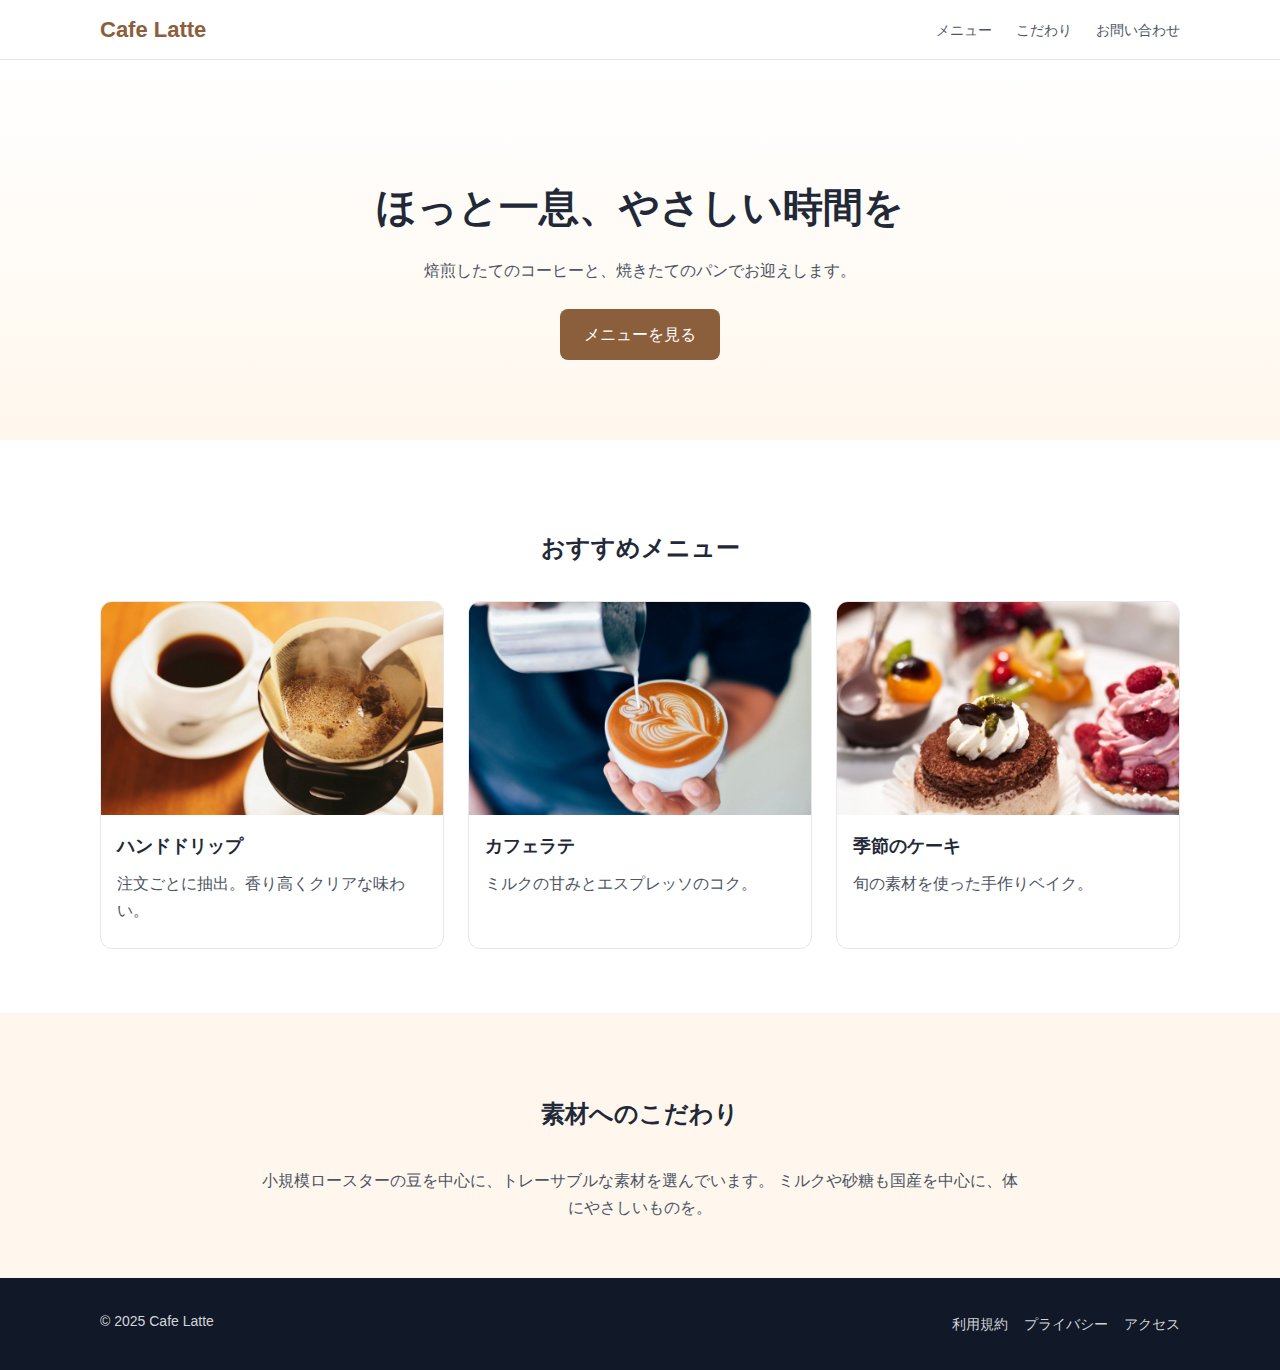
<file: 01_basic/index.html>
<!DOCTYPE html>
<html lang="ja">
  <head>
    <meta charset="UTF-8" />
    <meta name="viewport" content="width=device-width, initial-scale=1.0" />
    <link rel="stylesheet" href="css/normalize.css" />
    <link rel="stylesheet" href="css/styles.css" />
    <title>Cafe Latte</title>
  </head>

  <body>
    <header class="site-header">
      <div class="container">
        <h1 class="site-logo">Cafe Latte</h1>
        <nav class="header-nav">
          <ul class="nav-list">
            <li><a href="#menu">メニュー</a></li>
            <li><a href="#about">こだわり</a></li>
            <li><a href="#contact">お問い合わせ</a></li>
          </ul>
        </nav>
      </div>
    </header>
    <section class="main-visual">
      <div class="container">
        <h2 class="main-title">ほっと一息、やさしい時間を</h2>
        <p class="main-text">
          焙煎したてのコーヒーと、焼きたてのパンでお迎えします。
        </p>
        <a href="#menu" class="btn-primary">メニューを見る</a>
      </div>
    </section>
    <section id="menu" class="menu-section">
      <div class="container">
        <h3 class="section-title">おすすめメニュー</h3>
        <div class="menu-list">
          <article class="menu-card">
            <img
              src="images/coffee.jpg"
              alt="ハンドドリップ"
              class="menu-img"
            />
            <h4 class="menu-name">ハンドドリップ</h4>
            <p class="menu-desc">注文ごとに抽出。香り高くクリアな味わい。</p>
          </article>

          <article class="menu-card">
            <img
              src="images/cafe-latte.jpg"
              alt="カフェラテ"
              class="menu-img"
            />
            <h4 class="menu-name">カフェラテ</h4>
            <p class="menu-desc">ミルクの甘みとエスプレッソのコク。</p>
          </article>

          <article class="menu-card">
            <img src="images/cake.jpg" alt="季節のケーキ" class="menu-img" />
            <h4 class="menu-name">季節のケーキ</h4>
            <p class="menu-desc">旬の素材を使った手作りベイク。</p>
          </article>
        </div>
      </div>
    </section>
    <section id="about" class="about-section">
      <div class="container">
        <h3 class="section-title">素材へのこだわり</h3>
        <p class="about-text">
          小規模ロースターの豆を中心に、トレーサブルな素材を選んでいます。
          ミルクや砂糖も国産を中心に、体にやさしいものを。
        </p>
      </div>
    </section>
    <footer id="contact" class="site-footer">
      <div class="container footer-inner">
        <p class="footer-copy">© 2025 Cafe Latte</p>
        <nav class="footer-nav">
          <ul class="footer-list">
            <li><a href="#">利用規約</a></li>
            <li><a href="#">プライバシー</a></li>
            <li><a href="#">アクセス</a></li>
          </ul>
        </nav>
      </div>
    </footer>
  </body>
</html>
</file>
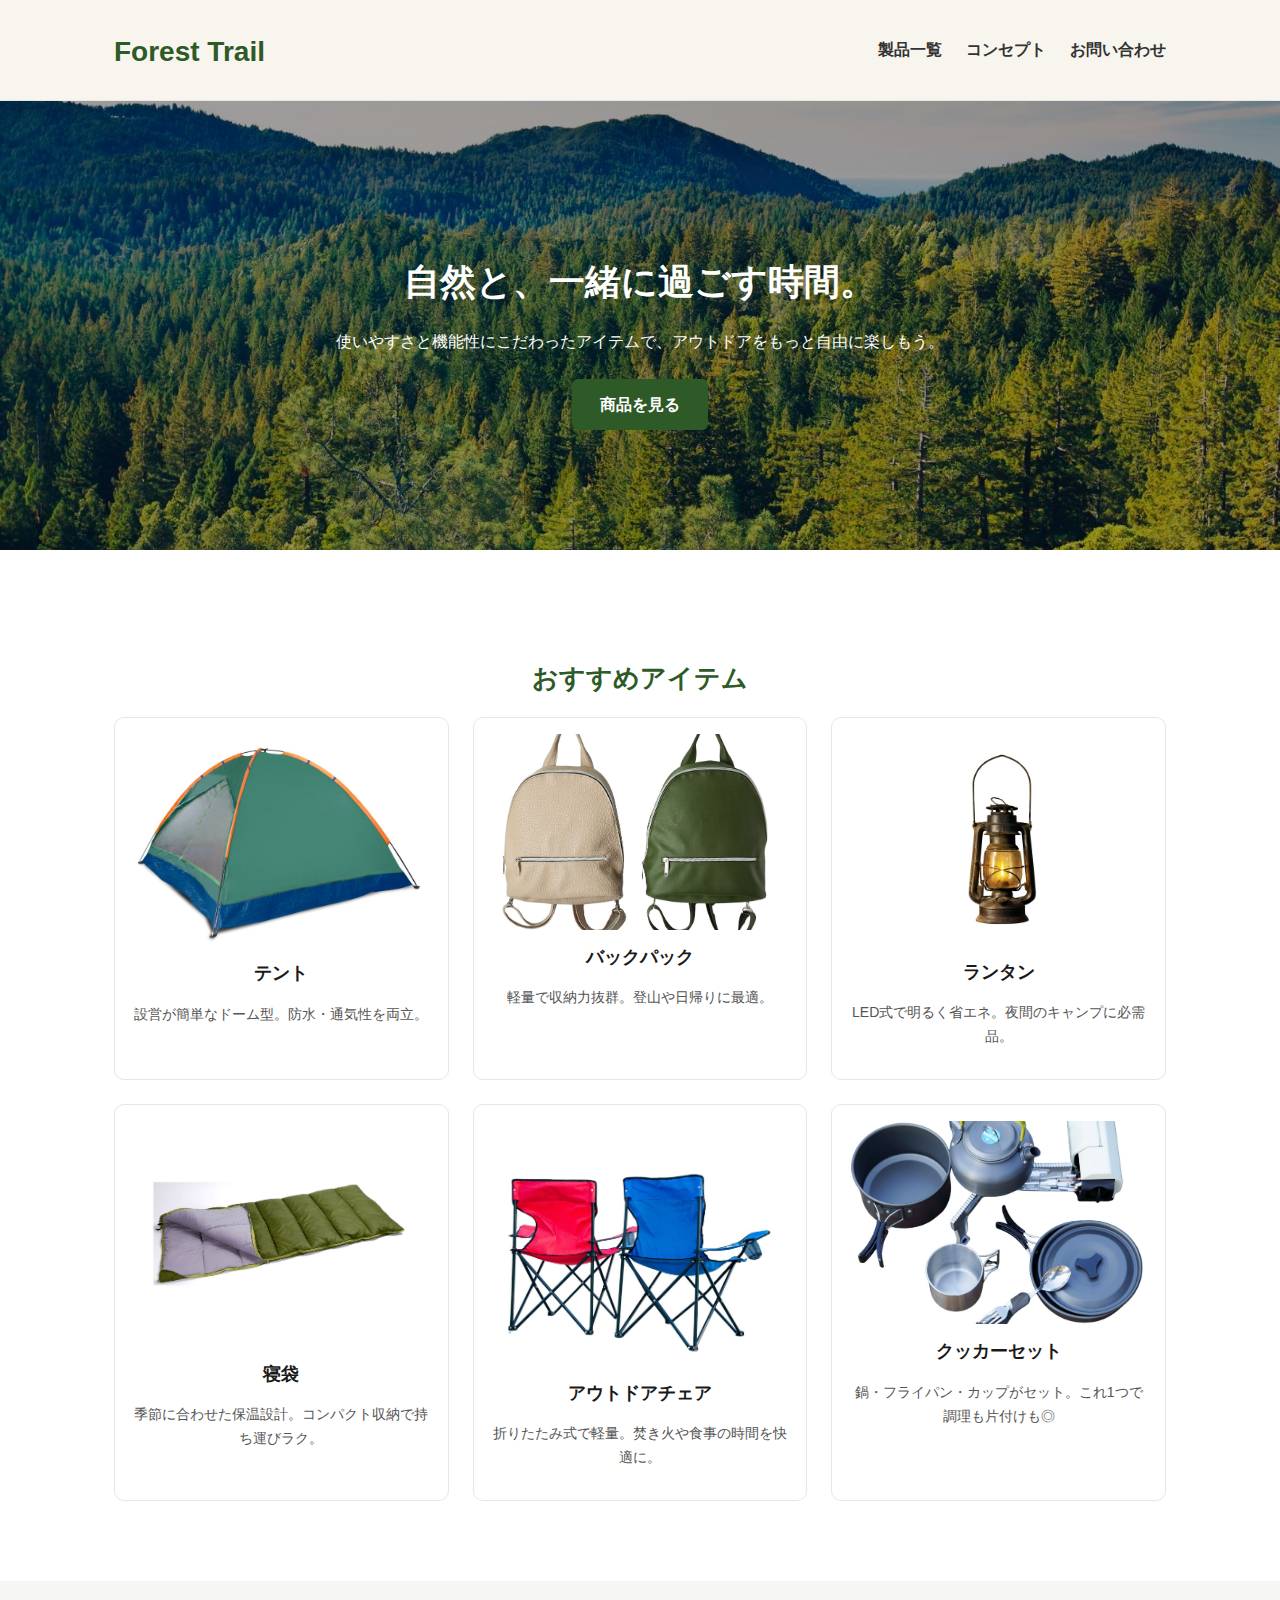
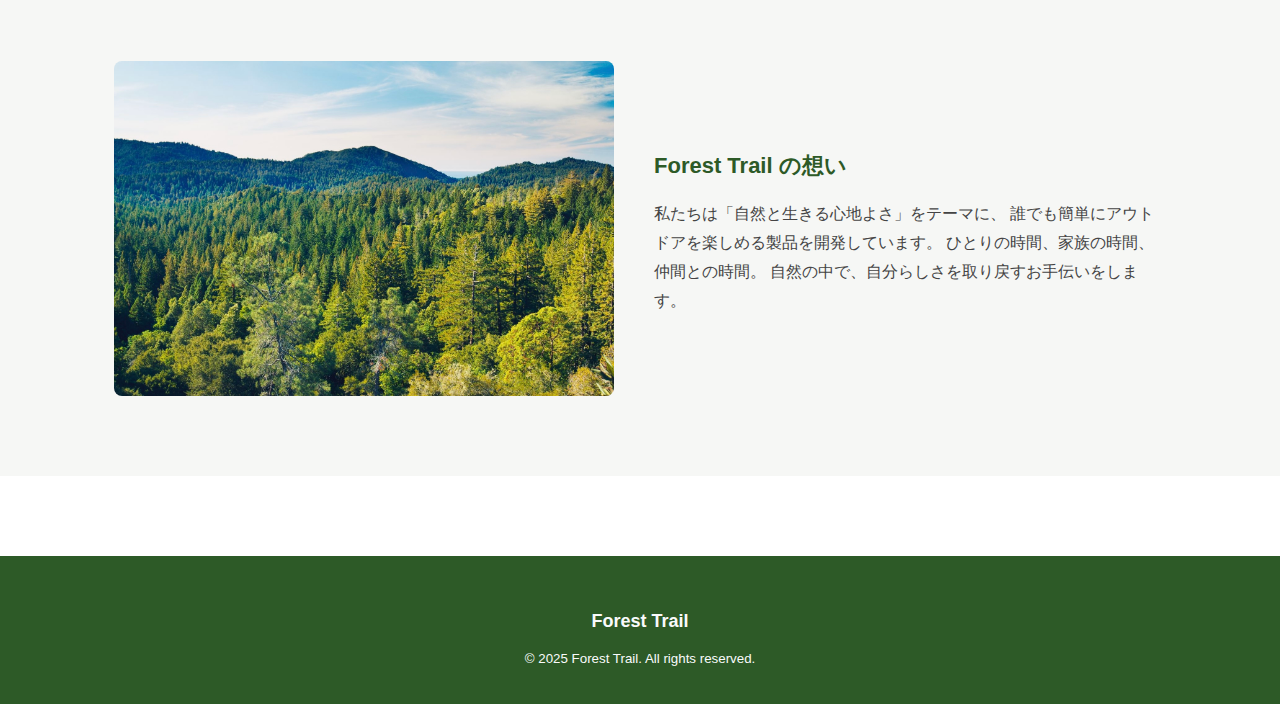
<file: 02_standard/index.html>
<!DOCTYPE html>
<html lang="ja">
  <head>
    <meta charset="UTF-8" />
    <meta name="viewport" content="width=device-width, initial-scale=1.0" />
    <title>Forest Trail | アウトドアで心を整える</title>
    <link rel="stylesheet" href="css/styles.css" />
    <link rel="stylesheet" href="css/index.css" />
  </head>

  <body>
    <header class="header">
      <div class="container header-inner">
        <h1 class="site-title"><a href="index.html">Forest Trail</a></h1>
        <nav class="nav">
          <ul class="nav-list">
            <li><a href="products.html">製品一覧</a></li>
            <li><a href="#concept">コンセプト</a></li>
            <li><a href="#contact">お問い合わせ</a></li>
          </ul>
        </nav>
      </div>
    </header>

    <main>
      <!-- Hero -->
      <section class="hero">
        <div class="hero-content container">
          <h2>自然と、一緒に過ごす時間。</h2>
          <p>
            使いやすさと機能性にこだわったアイテムで、アウトドアをもっと自由に楽しもう。
          </p>
          <a href="products.html" class="btn">商品を見る</a>
        </div>
      </section>

      <!-- Products (pickup) -->
      <section id="products" class="products">
        <div class="container">
          <h3 class="section-title">おすすめアイテム</h3>
          <div class="product-grid">
            <article class="card">
              <img src="images/tent.jpg" alt="テント" />
              <h4>テント</h4>
              <p>設営が簡単なドーム型。防水・通気性を両立。</p>
            </article>

            <article class="card">
              <img src="images/backpack.jpg" alt="バックパック" />
              <h4>バックパック</h4>
              <p>軽量で収納力抜群。登山や日帰りに最適。</p>
            </article>

            <article class="card">
              <img src="images/Lamp.jpg" alt="ランタン" />
              <h4>ランタン</h4>
              <p>LED式で明るく省エネ。夜間のキャンプに必需品。</p>
            </article>

            <article class="card">
              <img src="images/sleeping_bag.jpg" alt="寝袋" />
              <h4>寝袋</h4>
              <p>季節に合わせた保温設計。コンパクト収納で持ち運びラク。</p>
            </article>

            <article class="card">
              <img src="images/chair.jpg" alt="アウトドアチェア" />
              <h4>アウトドアチェア</h4>
              <p>折りたたみ式で軽量。焚き火や食事の時間を快適に。</p>
            </article>

            <article class="card">
              <img src="images/cooker_set.jpg" alt="クッカーセット" />
              <h4>クッカーセット</h4>
              <p>鍋・フライパン・カップがセット。これ1つで調理も片付けも◎</p>
            </article>
          </div>
        </div>
      </section>
      <!-- Concept -->
      <section id="concept" class="concept">
        <div class="container concept-inner">
          <img src="images/forest.jpg" alt="森の風景" />
          <div class="concept-text">
            <h3>Forest Trail の想い</h3>
            <p>
              私たちは「自然と生きる心地よさ」をテーマに、
              誰でも簡単にアウトドアを楽しめる製品を開発しています。
              ひとりの時間、家族の時間、仲間との時間。
              自然の中で、自分らしさを取り戻すお手伝いをします。
            </p>
          </div>
        </div>
      </section>
    </main>

    <footer id="contact" class="footer">
      <div class="container">
        <p class="footer-logo">Forest Trail</p>
        <small>© 2025 Forest Trail. All rights reserved.</small>
      </div>
    </footer>
  </body>
</html>
</file>
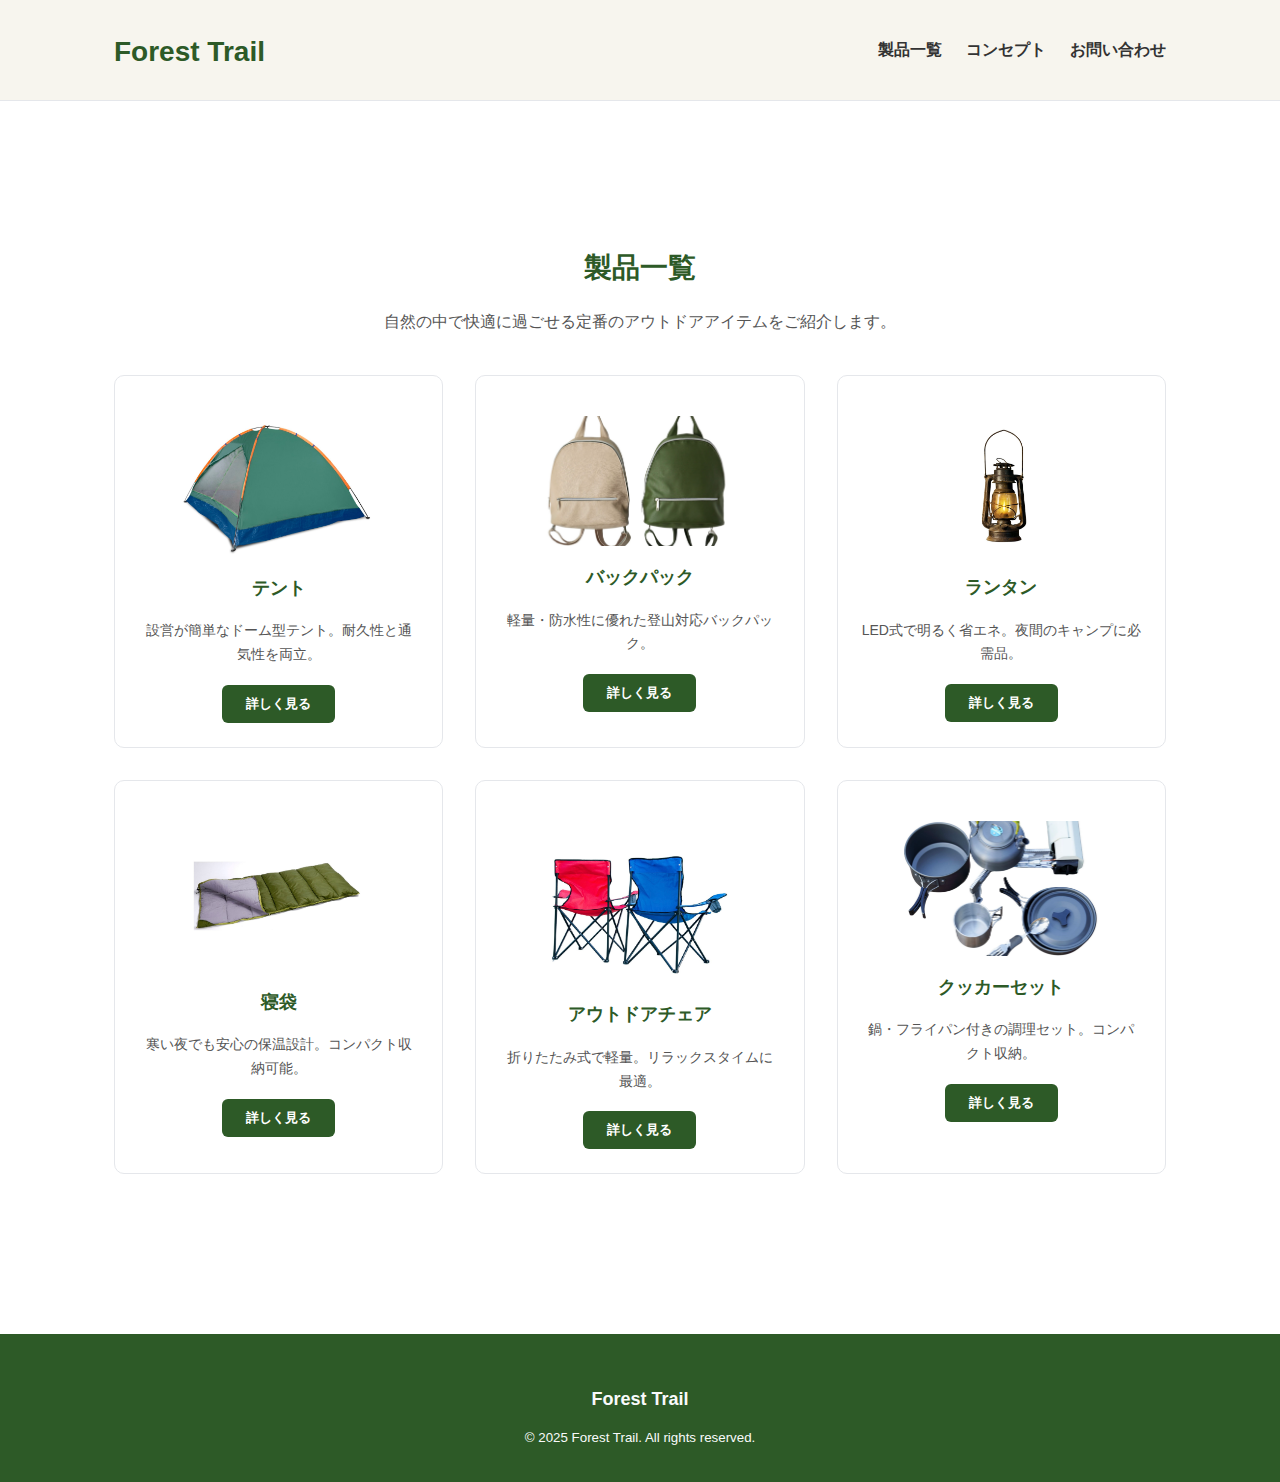
<file: 02_standard/products.html>
<!DOCTYPE html>
<html lang="ja">
  <head>
    <meta charset="UTF-8" />
    <meta name="viewport" content="width=device-width, initial-scale=1.0" />
    <title>製品一覧 | Forest Trail</title>
    <link rel="stylesheet" href="css/styles.css" />
    <link rel="stylesheet" href="css/products.css" />
  </head>

  <body class="product-page">
    <header class="header">
      <div class="container header-inner">
        <h1 class="site-title"><a href="index.html">Forest Trail</a></h1>
        <nav class="nav">
          <ul class="nav-list">
            <li><a href="products.html">製品一覧</a></li>
            <li><a href="index.html#concept">コンセプト</a></li>
            <li><a href="index.html#contact">お問い合わせ</a></li>
          </ul>
        </nav>
      </div>
    </header>

    <main>
      <section class="product-list">
        <div class="container">
          <h2 class="section-title">製品一覧</h2>
          <p class="lead-text">
            自然の中で快適に過ごせる定番のアウトドアアイテムをご紹介します。
          </p>

          <div class="grid-layout">
            <article class="item">
              <figure>
                <img src="images/tent.jpg" alt="テント" />
                <figcaption>テント</figcaption>
              </figure>
              <p class="desc">
                設営が簡単なドーム型テント。耐久性と通気性を両立。
              </p>
              <button class="btn">詳しく見る</button>
            </article>

            <article class="item">
              <figure>
                <img src="images/backpack.jpg" alt="バックパック" />
                <figcaption>バックパック</figcaption>
              </figure>
              <p class="desc">軽量・防水性に優れた登山対応バックパック。</p>
              <button class="btn">詳しく見る</button>
            </article>

            <article class="item">
              <figure>
                <img src="images/Lamp.jpg" alt="ランタン" />
                <figcaption>ランタン</figcaption>
              </figure>
              <p class="desc">LED式で明るく省エネ。夜間のキャンプに必需品。</p>
              <button class="btn">詳しく見る</button>
            </article>

            <article class="item">
              <figure>
                <img src="images/sleeping_bag.jpg" alt="寝袋" />
                <figcaption>寝袋</figcaption>
              </figure>
              <p class="desc">寒い夜でも安心の保温設計。コンパクト収納可能。</p>
              <button class="btn">詳しく見る</button>
            </article>

            <article class="item">
              <figure>
                <img src="images/chair.jpg" alt="アウトドアチェア" />
                <figcaption>アウトドアチェア</figcaption>
              </figure>
              <p class="desc">折りたたみ式で軽量。リラックスタイムに最適。</p>
              <button class="btn">詳しく見る</button>
            </article>

            <article class="item">
              <figure>
                <img src="images/cooker_set.jpg" alt="クッカーセット" />
                <figcaption>クッカーセット</figcaption>
              </figure>
              <p class="desc">
                鍋・フライパン付きの調理セット。コンパクト収納。
              </p>
              <button class="btn">詳しく見る</button>
            </article>
          </div>
        </div>
      </section>
    </main>

    <footer id="contact" class="footer">
      <div class="container">
        <p class="footer-logo">Forest Trail</p>
        <small>© 2025 Forest Trail. All rights reserved.</small>
      </div>
    </footer>
  </body>
</html>
</file>
<file: 01_basic/css/styles.css>
html,
body {
  margin: 0;
  padding: 0;
  font-family: "Noto Sans JP", sans-serif;
  color: #1f2937;
  background-color: #ffffff;
  line-height: 1.7;
}

img {
  max-width: 100%;
  display: block;
}

ul {
  list-style: none;
  padding: 0;
  margin: 0;
}

a {
  text-decoration: none;
  color: #8b5e3c;
}

.container {
  max-width: 1080px;
  margin: 0 auto;
  padding: 0 24px;
}

.site-header {
  background-color: #ffffff;
  border-bottom: 1px solid #e5e7eb;
}

.site-header .container {
  display: flex;
  justify-content: space-between;
  align-items: center;
  padding: 16px 0;
}

.site-logo {
  margin: 0;
  font-size: 22px;
  color: #8b5e3c;
  line-height: 1;
}

.header-nav .nav-list {
  display: flex;
  gap: 24px;
  list-style: none;
  margin: 0;
  padding: 0;
}

.header-nav .nav-list a {
  font-size: 14px;
  color: #4b5563;
  text-decoration: none;
}

.header-nav .nav-list a:hover {
  color: #8b5e3c;
}

.main-visual {
  background: linear-gradient(180deg, #fff, #fff7ed);
  padding: 80px 0;
  text-align: center;
}

.main-title {
  font-size: 40px;
  margin-bottom: 12px;
}

.main-text {
  color: #4b5563;
  margin-bottom: 24px;
}

.btn-primary {
  display: inline-block;
  background-color: #8b5e3c;
  color: #fff;
  padding: 12px 24px;
  border-radius: 8px;
}

.btn-primary:hover {
  background-color: #c8a27a;
  color: #1f2937;
}

.menu-section {
  padding: 64px 0;
}

.section-title {
  text-align: center;
  font-size: 24px;
  margin-bottom: 32px;
}

.menu-list {
  display: flex;
  gap: 24px;
}

.menu-card {
  background-color: #fff;
  border: 1px solid #e5e7eb;
  border-radius: 12px;
  overflow: hidden;
  flex: 1;
}

.menu-img {
  aspect-ratio: 16 / 10;
  object-fit: cover;
}

.menu-name {
  font-size: 18px;
  margin: 16px 16px 8px;
}

.menu-desc {
  color: #4b5563;
  margin: 0 16px 24px;
}

.about-section {
  padding: 56px 0;
  background-color: #fff7ed;
  border-top: 1px solid #f3f4f6;
  border-bottom: 1px solid #f3f4f6;
}

.about-text {
  max-width: 760px;
  margin: 0 auto;
  text-align: center;
  color: #4b5563;
}

.site-footer {
  background-color: #111827;
  color: #d1d5db;
  padding: 32px 0;
}

.footer-inner {
  display: flex;
  justify-content: space-between;
  text-align: center;
  gap: 16px;
}

.footer-nav {
  display: flex;
}

.footer-list {
  display: flex;
  gap: 16px;
  margin: 0;
  padding: 0;
  list-style: none;
}

.footer-list a {
  color: #d1d5db;
  font-size: 14px;
}

.footer-list a:hover {
  color: #ffffff;
}

.footer-copy {
  font-size: 14px;
  margin: 0;
}
</file>
<file: 02_standard/css/styles.css>
* {
  box-sizing: border-box;
}

body {
  margin: 0;
  font-family: "Noto Sans JP", "Helvetica Neue", Arial, sans-serif;
  background-color: #ffffff;
  color: #1a1a1a;
  line-height: 1.7;
}

img {
  max-width: 100%;
  display: block;
}

.container {
  max-width: 1100px;
  margin: 0 auto;
  padding: 0 24px;
}

a {
  text-decoration: none;
  color: #1a1a1a;
}

ul {
  list-style: none;
  margin: 0;
  padding: 0;
}

.section-title {
  font-size: 26px;
  text-align: center;
  margin-bottom: 16px;
  color: #2d5a27;
}

.lead-text {
  text-align: center;
  color: #555;
  margin-bottom: 48px;
}

/* ======================
   Header
====================== */
.header {
  background-color: #f7f5ee;
  border-bottom: 1px solid #e5e7eb;
  position: sticky;
  top: 0;
  z-index: 100;
}

.header-inner {
  max-width: 1100px;
  margin: 0 auto;
  padding: 0 24px;
  height: 100px;
  display: flex;
  align-items: center;
  justify-content: space-between;
}

.site-title a {
  font-size: 28px;
  font-weight: 700;
  color: #2d5a27;
}

.nav-list {
  display: flex;
  gap: 32px;
}

.nav-list a {
  color: #333;
  font-weight: 500;
  font-size: 16px;
  font-weight: 700;
}

.nav-list a:hover {
  color: #2d5a27;
}

.nav-list {
  display: flex;
  gap: 24px;
}

.nav-list a:hover {
  color: #2d5a27;
  transition: 0.3s;
}

.btn {
  display: inline-block;
  background-color: #2d5a27;
  color: #fff;
  padding: 12px 28px;
  border-radius: 6px;
  font-weight: 600;
  text-align: center;
  cursor: pointer;
}

.btn:hover {
  background-color: #467e43;
  transition: 0.3s;
}

.footer {
  background-color: #2d5a27;
  color: #f9fafb;
  text-align: center;
  padding: 32px 0;
  margin-top: 80px;
}

.footer-logo {
  font-size: 18px;
  font-weight: bold;
  margin-bottom: 8px;
}

@media screen and (max-width: 768px) {
  .nav-list {
    gap: 16px;
  }
}
</file>
<file: 02_standard/css/index.css>
/* ======================
   Hero（メインビジュアル）
====================== */
.hero {
  background-image: url("../images/forest.jpg");
  background-size: cover;
  background-position: center;
  color: #fff;
  text-align: center;
  padding: 120px 20px;
  position: relative;
}

.hero::after {
  content: "";
  position: absolute;
  inset: 0;
  background-color: rgba(0, 0, 0, 0.35);
}

.hero-content {
  position: relative;
  z-index: 1;
}

.hero h2 {
  font-size: 36px;
  margin-bottom: 16px;
}

.hero p {
  font-size: 16px;
  margin-bottom: 24px;
}

/* ======================
     Products Section（トップ用）
  ====================== */
.products {
  padding: 80px 0;
}

.product-grid {
  display: grid;
  grid-template-columns: repeat(auto-fit, minmax(280px, 1fr));
  gap: 24px;
}

.card {
  background-color: #fff;
  border: 1px solid #e5e7eb;
  border-radius: 10px;
  padding: 16px;
  text-align: center;
  transition: transform 0.3s ease;
}

.card:hover {
  transform: translateY(-4px);
}

.card h4 {
  font-size: 18px;
  margin: 12px 0 8px;
}

.card p {
  color: #555;
  font-size: 14px;
}

/* ======================
     Concept Section
  ====================== */
.concept {
  background-color: #f6f7f5;
  padding: 80px 0;
}

.concept-inner {
  display: flex;
  gap: 40px;
  align-items: center;
}

.concept-inner img {
  width: 50%;
  max-width: 500px;
  border-radius: 8px;
}

.concept-text {
  width: 50%;
}

.concept-text h3 {
  font-size: 22px;
  margin-bottom: 16px;
  color: #2d5a27;
}

.concept-text p {
  color: #444;
  line-height: 1.8;
}

/* ======================
     Responsive
  ====================== */
@media screen and (max-width: 768px) {
  .hero h2 {
    font-size: 28px;
  }

  .concept-inner {
    flex-direction: column;
    text-align: center;
  }

  .concept-text,
  .concept-inner img {
    width: 100%;
  }
}

@media screen and (max-width: 480px) {
  .hero {
    padding: 80px 16px;
  }

  .hero h2 {
    font-size: 22px;
  }

  .btn {
    padding: 10px 20px;
    font-size: 14px;
  }
}
</file>
<file: 02_standard/css/products.css>
body.product-page {
  background-color: #ffffff;
  font-family: "Noto Sans JP", sans-serif;
  color: #1a1a1a;
  line-height: 1.7;
}

body.product-page main {
  padding-top: 40px;
}

.product-list {
  text-align: center;
  padding: 80px 0;
}

.section-title {
  font-size: 28px;
  margin-bottom: 16px;
  color: #2d5a27;
}

.lead-text {
  margin-bottom: 40px;
  color: #555;
}

.grid-layout {
  display: grid;
  grid-template-columns: repeat(auto-fit, minmax(300px, 1fr));
  gap: 32px;
  justify-content: center;
}

.item {
  background: #fff;
  border: 1px solid #e5e7eb;
  border-radius: 10px;
  padding: 24px;
  max-width: 340px;
  margin: 0 auto;
  transition: 0.3s ease;
}

.item:hover {
  box-shadow: 0 6px 18px rgba(0, 0, 0, 0.1);
  transform: translateY(-4px);
}

.item img {
  width: 100%;
  max-width: 280px;
  height: auto;
  border-radius: 8px;
  object-fit: cover;
  margin: 0 auto 16px;
  display: block;
}

.item figcaption {
  font-size: 18px;
  color: #2d5a27;
  font-weight: 600;
  margin-bottom: 6px;
}

.item .desc {
  font-size: 14px;
  color: #555;
  margin-bottom: 18px;
}

.item .btn {
  background-color: #2d5a27;
  color: #fff;
  padding: 10px 24px;
  border-radius: 6px;
  border: none;
  cursor: pointer;
  font-weight: 600;
  display: inline-block;
}

.item .btn:hover {
  background-color: #467e43;
}

@media screen and (max-width: 768px) {
  .grid-layout {
    grid-template-columns: 1fr;
  }
}
</file>
